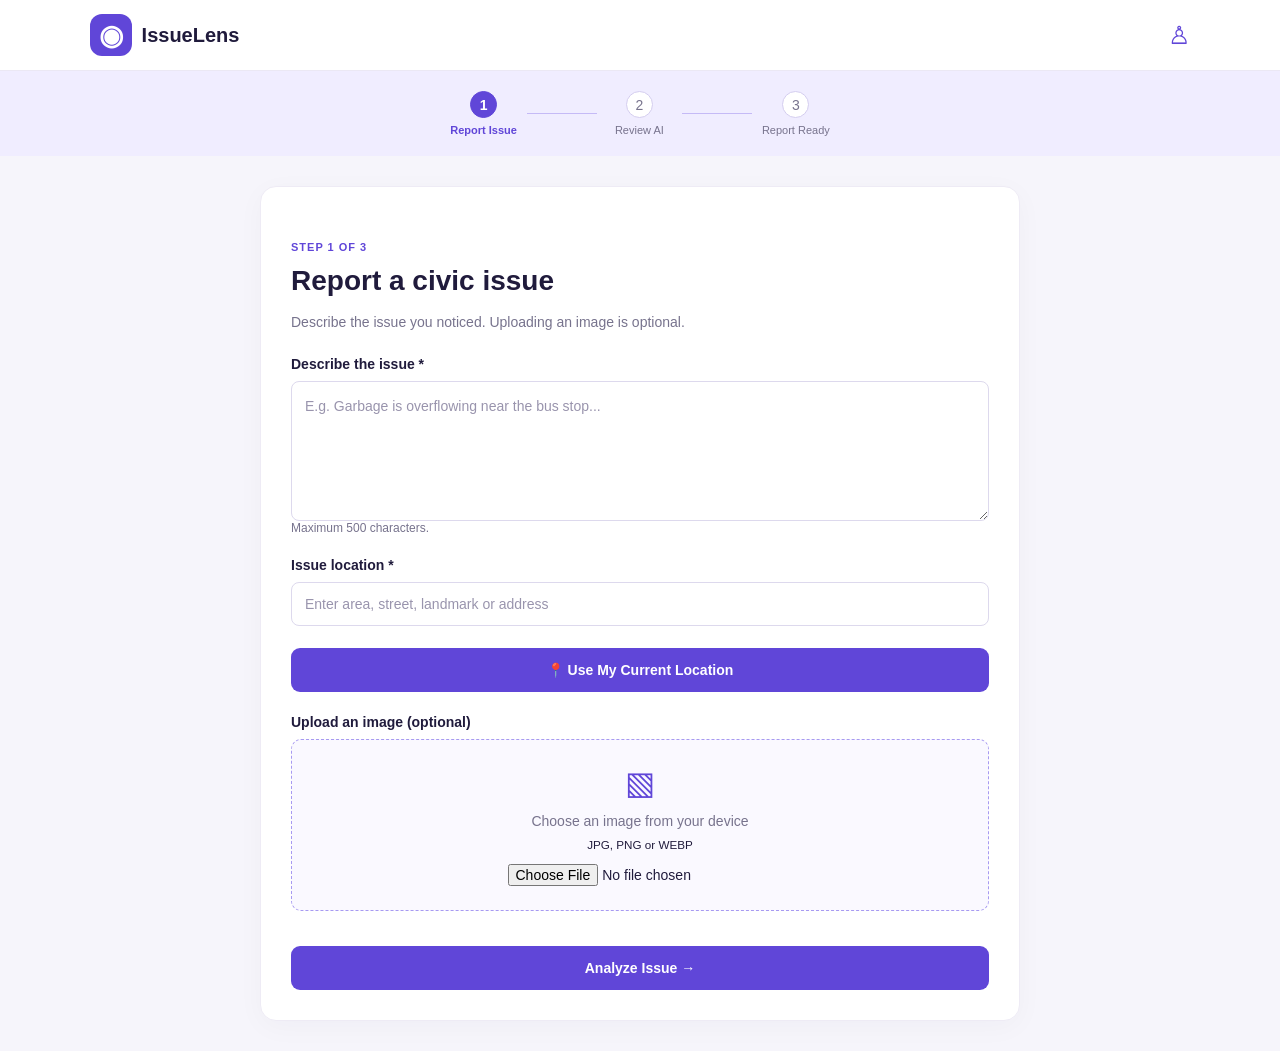
<file: frontend/index.html>
<!DOCTYPE html>
<html lang="en">
<head>
    <meta charset="UTF-8">
    <meta name="viewport" content="width=device-width, initial-scale=1.0">
    <title>IssueLens - Report an Issue</title>
    <link rel="stylesheet" href="style.css">
    <script src="script.js" defer></script>
</head>
<body>

<header class="site-header">
    <a href="index.html" class="brand">
        <span class="brand-icon">◉</span>
        <strong>IssueLens</strong>
    </a>
    <a href="login.html" class="profile-link">♙</a>
</header>

<div class="progress">
    <div class="progress-item active">
        <span>1</span><small>Report Issue</small>
    </div>
    <div class="progress-line"></div>
    <div class="progress-item">
        <span>2</span><small>Review AI</small>
    </div>
    <div class="progress-line"></div>
    <div class="progress-item">
        <span>3</span><small>Report Ready</small>
    </div>
</div>

<main class="container">
    <div class="step-label">STEP 1 OF 3</div>
    <h1>Report a civic issue</h1>
    <p>Describe the issue you noticed. Uploading an image is optional.</p>

    <form id="issueForm">

        <label for="description">Describe the issue *</label>
        <textarea id="description" rows="5"
            maxlength="500"
            placeholder="E.g. Garbage is overflowing near the bus stop..."
            required></textarea>
        <small class="helper">Maximum 500 characters.</small>

        <label for="location">Issue location *</label>
        <input type="text" id="location"
            placeholder="Enter area, street, landmark or address"
            required>
        <button type="button" id="currentLocationButton">
    📍 Use My Current Location
        </button>

        <p id="locationMessage" aria-live="polite"></p>

        <label for="photo">Upload an image (optional)</label>
        <div class="upload-box">
            <span class="upload-icon">▧</span>
            <p>Choose an image from your device</p>
            <small>JPG, PNG or WEBP</small>
            <input type="file" id="photo" accept="image/*">
        </div>

        <img id="preview" class="preview hidden"
             alt="Preview of selected issue">

        <p id="issueMessage" class="message"></p>

        <button type="submit">Analyze Issue →</button>
    </form>
</main>

</body>
</html>
</file>
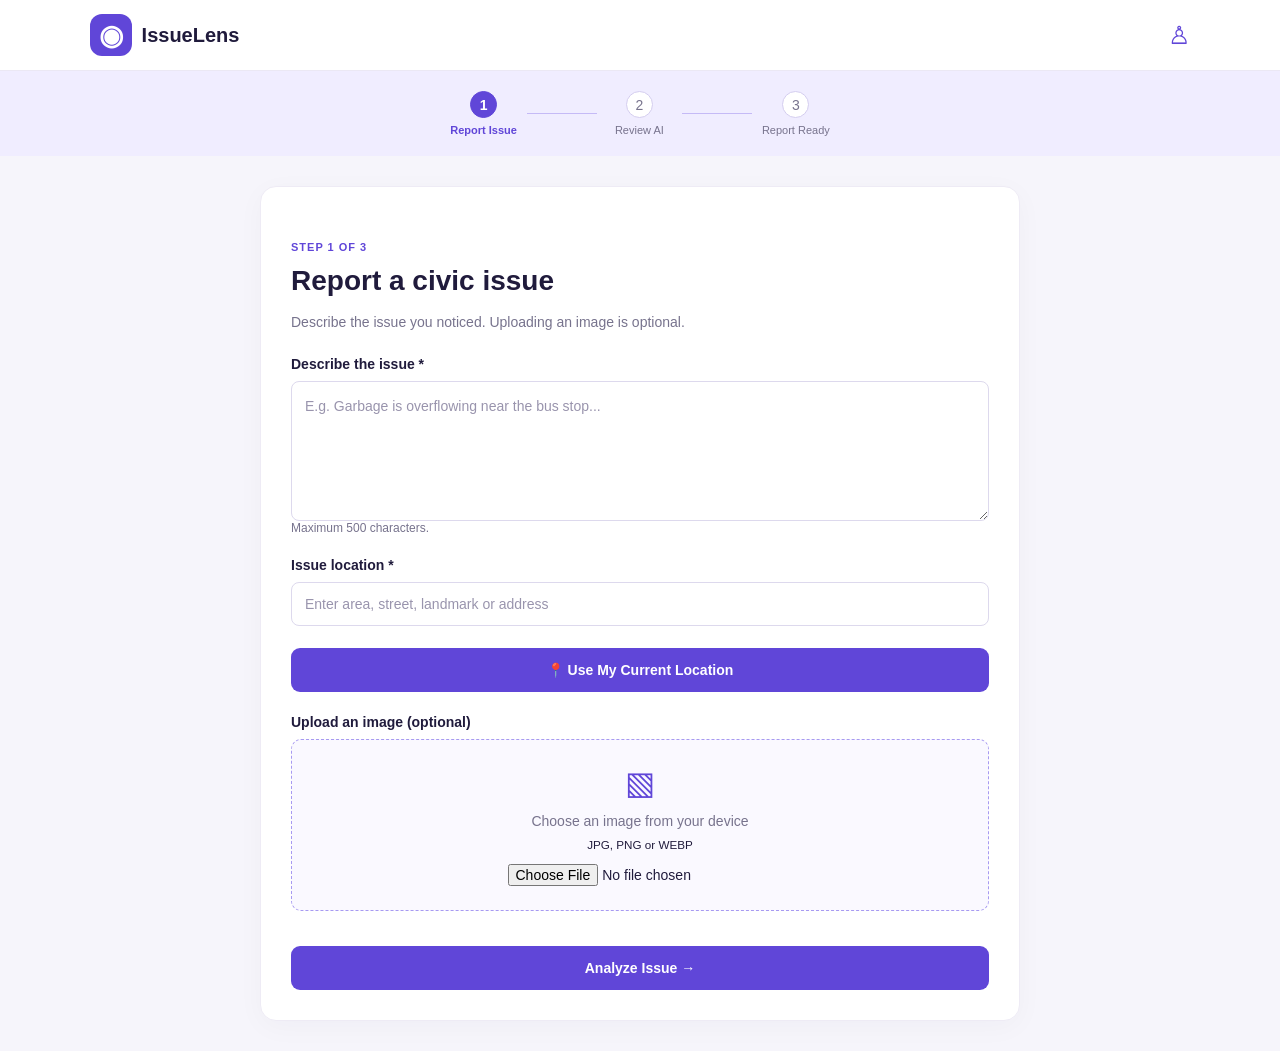
<file: frontend/analysis.html>
<!DOCTYPE html>
<html lang="en">
<head>
    <meta charset="UTF-8">
    <meta name="viewport" content="width=device-width, initial-scale=1.0">
    <title>IssueLens - AI Analysis</title>
    <link rel="stylesheet" href="style.css">
    <script src="script.js" defer></script>
</head>
<body>

<header class="site-header">
    <a href="index.html" class="brand">
        <span class="brand-icon">◉</span>
        <strong>IssueLens</strong>
    </a>
    <a href="login.html" class="profile-link">♙</a>
</header>

<div class="progress">
    <div class="progress-item completed">
        <span>✓</span><small>Report Issue</small>
    </div>
    <div class="progress-line"></div>
    <div class="progress-item active">
        <span>2</span><small>Review AI</small>
    </div>
    <div class="progress-line"></div>
    <div class="progress-item">
        <span>3</span><small>Report Ready</small>
    </div>
</div>

<main class="container">
    <a href="index.html" class="back-link">← Back</a>
    <div class="step-label">STEP 2 OF 3</div>

    <section id="loadingState" class="loading-state">
        <div class="spinner"></div>
        <h2>Preparing your report...</h2>
        <p>Loading the issue details and preparing a sample complaint.</p>
    </section>

    <section id="analysisContent" class="hidden">
        <h1>Review AI Analysis</h1>
        <p>Check the issue details and complaint draft.</p>

        <img id="analysisImage" class="preview hidden"
             alt="Uploaded civic issue">

        
           
<div class="result-card">
    <span class="result-label">AI-IDENTIFIED ISSUE</span>
    <h2 id="issueType">Civic issue</h2>
</div>

<div class="analysis-grid">

    <div class="analysis-card location-card">
        <span class="field-label">📍 LOCATION</span>
        <p id="issueLocation">Not available</p>
    </div>

    <div class="analysis-card priority-card">
        <span class="field-label">⚠️ PRIORITY</span>
        <p id="issuePriority">Not available</p>
    </div>

    <div class="analysis-card">
        <span class="field-label">🔍 REASON</span>
        <p id="issueReason">Not available</p>
    </div>

    <div class="analysis-card">
        <span class="field-label">🏢 SUGGESTED DEPARTMENT</span>
        <p id="issueDepartment">Not available</p>
    </div>

    <div class="analysis-card action-card">
        <span class="field-label">✅ RECOMMENDED ACTION</span>
        <p id="issueAction">Not available</p>
    </div>

</div>

        

        <label for="complaintPreview">Generated complaint preview</label>
        <textarea id="complaintPreview" rows="7"></textarea>

        <p class="demo-note">
            Demo mode: this is a sample suggestion, not a real AI diagnosis.
            Please verify the details.
        </p>

        <div class="button-row">
            <button type="button" class="secondary"
                    onclick="window.location.href='index.html'">
                ← Go Back
            </button>
            <button type="button" id="reviewButton">
                Review Report →
            </button>
        </div>
    </section>
</main>

</body>
</html>
</file>
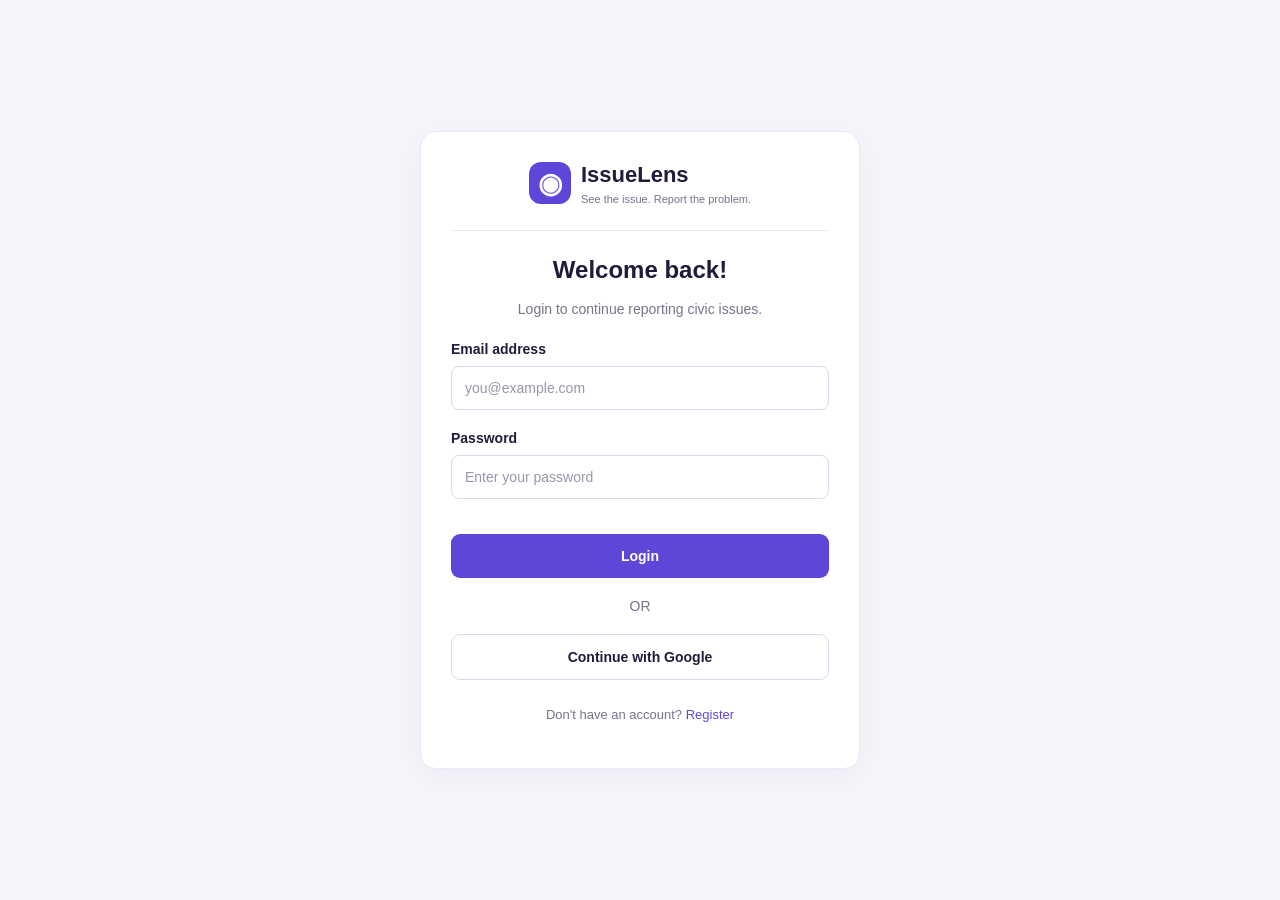
<file: frontend/login.html>
<!DOCTYPE html>
<html lang="en">
<head>
    <meta charset="UTF-8">
    <meta name="viewport" content="width=device-width, initial-scale=1.0">
    <title>IssueLens - Login</title>
    <link rel="stylesheet" href="style.css">
    <script src="script.js" defer></script>
</head>
<body class="auth-body">

    <main class="auth-card">
        <a href="login.html" class="brand">
            <span class="brand-icon">◉</span>
            <span>
                <strong>IssueLens</strong>
                <small>See the issue. Report the problem.</small>
            </span>
        </a>

        <div class="auth-divider"></div>

        <h1>Welcome back!</h1>
        <p class="subtitle">Login to continue reporting civic issues.</p>

        <form id="loginForm">
            <label for="loginEmail">Email address</label>
            <input type="email" id="loginEmail"
                   placeholder="you@example.com" required>

            <label for="loginPassword">Password</label>
            <input type="password" id="loginPassword"
                   placeholder="Enter your password" required>

            <p id="loginMessage" class="message"></p>

            <button type="submit">Login</button>
        </form>

        <div class="or-divider">OR</div>

        <button type="button" class="google-button"
                id="googleButton">
            Continue with Google
        </button>

        <p class="auth-footer">
            Don't have an account?
            <a href="register.html">Register</a>
        </p>
    </main>

</body>
</html>
</file>
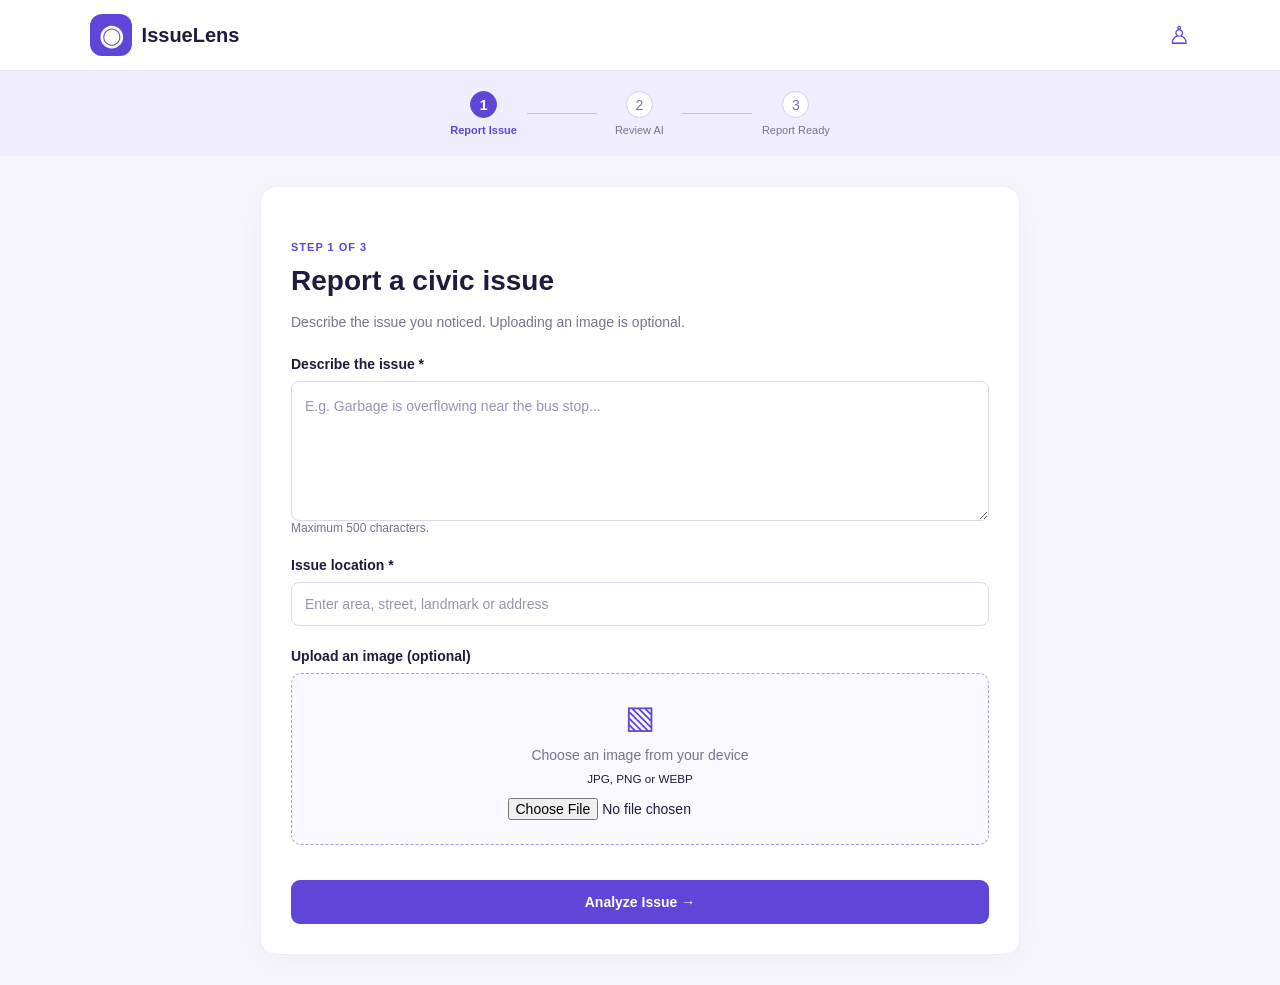
<file: frontend/register.html>
<!DOCTYPE html>
<html lang="en">
<head>
    <meta charset="UTF-8">
    <meta name="viewport" content="width=device-width, initial-scale=1.0">
    <title>IssueLens - Report an Issue</title>
    <link rel="stylesheet" href="style.css">
    <script src="script.js" defer></script>
</head>
<body>

<header class="site-header">
    <a href="index.html" class="brand">
        <span class="brand-icon">◉</span>
        <strong>IssueLens</strong>
    </a>
    <a href="login.html" class="profile-link">♙</a>
</header>

<div class="progress">
    <div class="progress-item active">
        <span>1</span><small>Report Issue</small>
    </div>
    <div class="progress-line"></div>
    <div class="progress-item">
        <span>2</span><small>Review AI</small>
    </div>
    <div class="progress-line"></div>
    <div class="progress-item">
        <span>3</span><small>Report Ready</small>
    </div>
</div>

<main class="container">
    <div class="step-label">STEP 1 OF 3</div>
    <h1>Report a civic issue</h1>
    <p>Describe the issue you noticed. Uploading an image is optional.</p>

    <form id="issueForm">

        <label for="description">Describe the issue *</label>
        <textarea id="description" rows="5"
            maxlength="500"
            placeholder="E.g. Garbage is overflowing near the bus stop..."
            required></textarea>
        <small class="helper">Maximum 500 characters.</small>

        <label for="location">Issue location *</label>
        <input type="text" id="location"
            placeholder="Enter area, street, landmark or address"
            required>

        <label for="photo">Upload an image (optional)</label>
        <div class="upload-box">
            <span class="upload-icon">▧</span>
            <p>Choose an image from your device</p>
            <small>JPG, PNG or WEBP</small>
            <input type="file" id="photo" accept="image/*">
        </div>

        <img id="preview" class="preview hidden"
             alt="Preview of selected issue">

        <p id="issueMessage" class="message"></p>

        <button type="submit">Analyze Issue →</button>
    </form>
</main>

</body>
</html>
</file>
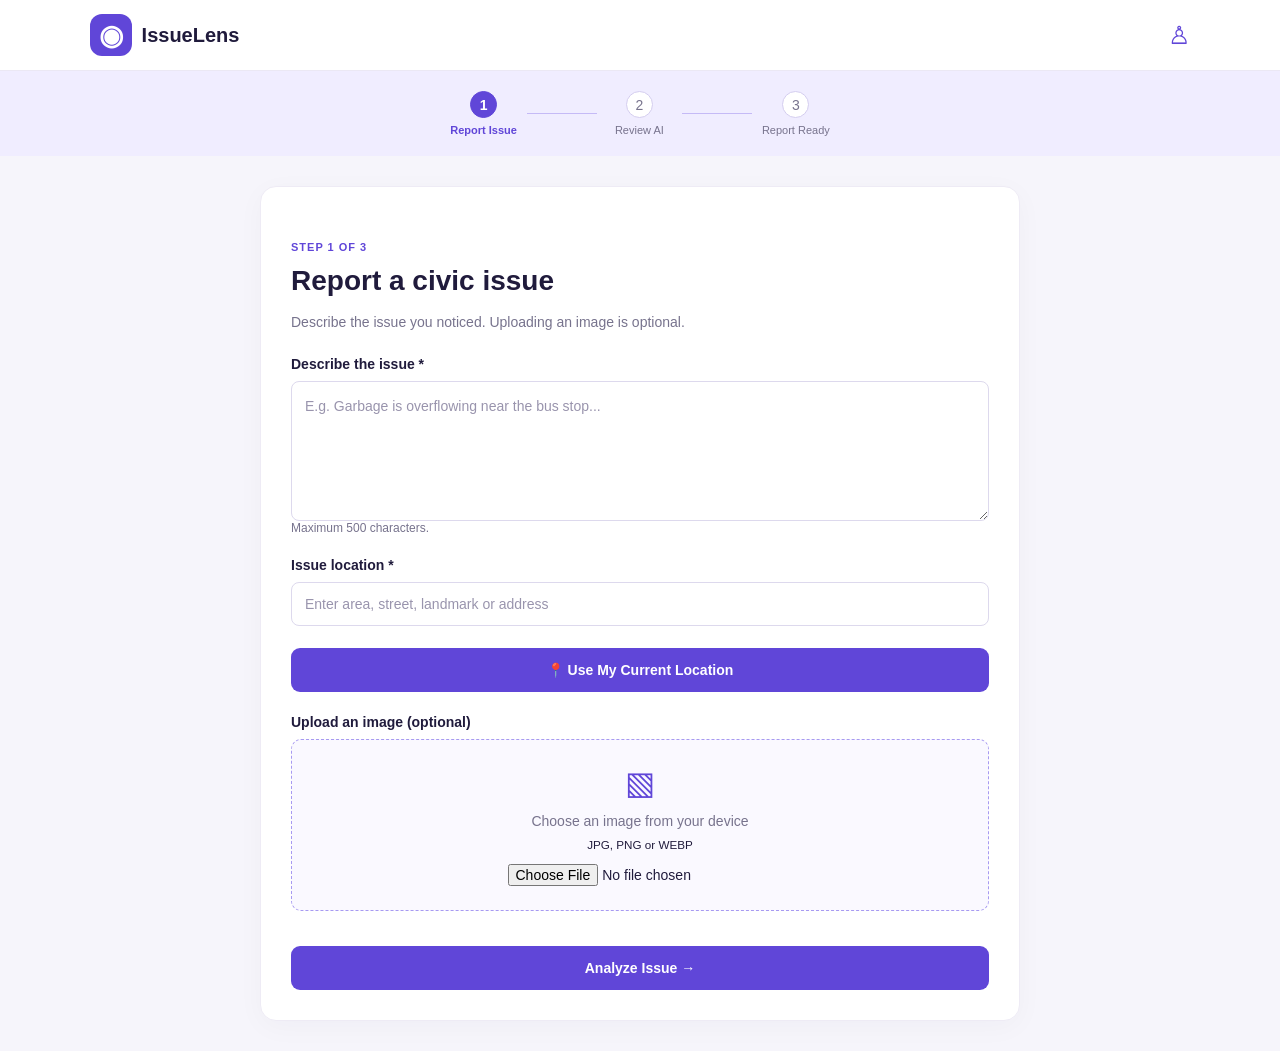
<file: frontend/report.html>
<!DOCTYPE html>
<html lang="en">
<head>
    <meta charset="UTF-8">
    <meta name="viewport" content="width=device-width, initial-scale=1.0">
    <title>IssueLens - Report Ready</title>
    <link rel="stylesheet" href="style.css">
    <script src="script.js" defer></script>
</head>
<body>

<header class="site-header">
    <a href="index.html" class="brand">
        <span class="brand-icon">◉</span>
        <strong>IssueLens</strong>
    </a>
    <a href="login.html" class="profile-link">♙</a>
</header>

<div class="progress">
    <div class="progress-item completed">
        <span>✓</span><small>Report Issue</small>
    </div>
    <div class="progress-line"></div>
    <div class="progress-item completed">
        <span>✓</span><small>Review AI</small>
    </div>
    <div class="progress-line"></div>
    <div class="progress-item active">
        <span>3</span><small>Report Ready</small>
    </div>
</div>

<main class="container">
    <div class="success-icon">✓</div>
    <h1>Your report is ready!</h1>
    <p>Review and edit your complaint before submitting it.</p>

    <label for="reportTitle">Complaint title *</label>
    <input type="text" id="reportTitle" required>

    <label for="finalComplaint">Complaint description *</label>
    <textarea id="finalComplaint" rows="8" required></textarea>

    <button type="button" id="copyButton">▢ Copy Complaint</button>
    <p id="copyMessage" class="message"></p>

    <section class="result-card">
        <h2>Where to report?</h2>
        <p id="reportLocation"></p>
        <p>Find the appropriate municipal corporation or official civic
           grievance channel for this location.</p>
        <a href="https://pgportal.gov.in/"
           target="_blank" rel="noopener noreferrer">
            Visit CPGRAMS portal ↗
        </a>
        <p class="helper">
            Verify that this portal accepts your type of complaint.
            Local municipal issues may require a different channel.
        </p>
    </section>

    <button type="button" class="secondary"
            id="newReportButton">＋ Start New Report</button>
</main>

</body>
</html>
</file>
<file: frontend/style.css>
* {
    box-sizing: border-box;
}

:root {
    --purple: #6046d8;
    --purple-dark: #4d35bd;
    --purple-light: #f1efff;
    --background: #f6f5fb;
    --text: #201b3c;
    --muted: #77738d;
    --border: #ddd9ed;
    --green: #158568;
}

body {
    margin: 0;
    background: var(--background);
    color: var(--text);
    font-family: Arial, sans-serif;
    font-size: 14px;
}

a {
    color: var(--purple);
    text-decoration: none;
}

button, input, textarea {
    font: inherit;
}

button {
    border: none;
    border-radius: 9px;
    padding: 14px;
    background: var(--purple);
    color: white;
    font-weight: bold;
    cursor: pointer;
    transition: background 0.2s;
}

button:hover {
    background: var(--purple-dark);
}

button:focus-visible, a:focus-visible {
    outline: 3px solid #b7aaff;
    outline-offset: 3px;
}

.secondary {
    background: white;
    color: var(--purple);
    border: 1px solid var(--purple);
}

.secondary:hover {
    background: var(--purple-light);
}

.site-header {
    background: white;
    min-height: 68px;
    padding: 14px 7%;
    display: flex;
    align-items: center;
    justify-content: space-between;
    border-bottom: 1px solid #ebe8f4;
}

.brand {
    display: flex;
    align-items: center;
    gap: 10px;
    color: var(--text);
    font-size: 20px;
}

.brand-icon {
    display: inline-flex;
    align-items: center;
    justify-content: center;
    width: 42px;
    height: 42px;
    border-radius: 12px;
    background: var(--purple);
    color: white;
    font-size: 28px;
    font-weight: bold;
}

.profile-link {
    font-size: 25px;
}

.container {
    max-width: 760px;
    margin: 30px auto;
    padding: 30px;
    background: white;
    border: 1px solid #eeebf5;
    border-radius: 16px;
    box-shadow: 0 6px 28px #29204a08;
}

h1 {
    font-size: 28px;
    margin: 12px 0;
}

h2 {
    font-size: 19px;
}

p {
    color: var(--muted);
    line-height: 1.65;
}

.step-label {
    margin-top: 24px;
    color: var(--purple);
    font-size: 11px;
    font-weight: bold;
    letter-spacing: 1px;
}

label {
    display: block;
    margin: 22px 0 9px;
    font-weight: bold;
}

input:not([type="file"]),
textarea {
    display: block;
    width: 100%;
    padding: 13px;
    border: 1px solid var(--border);
    border-radius: 8px;
    background: white;
    color: var(--text);
}

textarea {
    resize: vertical;
    line-height: 1.6;
}

input:focus, textarea:focus {
    outline: 2px solid #c9bdff;
    border-color: var(--purple);
}

input::placeholder, textarea::placeholder {
    color: #9994ad;
}

form > button, #copyButton {
    width: 100%;
    margin-top: 22px;
}

.helper, .demo-note {
    display: block;
    font-size: 12px;
    color: var(--muted);
}

.upload-box {
    padding: 24px 14px;
    border: 1px dashed #a79af1;
    border-radius: 10px;
    background: #faf9ff;
    text-align: center;
}

.upload-box p {
    margin: 8px 0 3px;
}

.upload-icon {
    font-size: 32px;
    color: var(--purple);
}

.upload-box input {
    display: block;
    max-width: 100%;
    margin: 12px auto 0;
}

.preview {
    display: block;
    width: 100%;
    max-height: 320px;
    object-fit: contain;
    margin: 18px 0;
    border-radius: 10px;
    background: #f1eff8;
}

.hidden {
    display: none !important;
}

.progress {
    display: flex;
    align-items: center;
    justify-content: center;
    gap: 10px;
    padding: 20px 12px;
    background: #f0edff;
}

.progress-item {
    display: flex;
    align-items: center;
    flex-direction: column;
    gap: 6px;
    min-width: 65px;
    color: var(--muted);
}

.progress-item span {
    width: 27px;
    height: 27px;
    display: flex;
    align-items: center;
    justify-content: center;
    border: 1px solid #d4cdef;
    border-radius: 50%;
    background: white;
}

.progress-item small {
    font-size: 11px;
}

.progress-item.active {
    color: var(--purple);
    font-weight: bold;
}

.progress-item.active span,
.progress-item.completed span {
    background: var(--purple);
    border-color: var(--purple);
    color: white;
}

.progress-line {
    height: 1px;
    width: 70px;
    background: #c5baf6;
}

.back-link {
    display: inline-block;
    margin-bottom: 12px;
}

.result-card {
    margin: 22px 0;
    padding: 20px;
    border: 1px solid #e3def7;
    border-radius: 12px;
    background: #f7f5ff;
}

.result-card h2 {
    margin-top: 8px;
}

.result-label {
    font-size: 11px;
    font-weight: bold;
    color: var(--purple);
    letter-spacing: 0.6px;
}

.button-row {
    display: flex;
    gap: 12px;
}

.button-row button {
    flex: 1;
    margin-top: 20px;
}

.loading-state {
    text-align: center;
    padding: 65px 15px;
}

.spinner {
    width: 48px;
    height: 48px;
    margin: auto;
    border: 4px solid #e5dfff;
    border-top-color: var(--purple);
    border-radius: 50%;
    animation: spin 0.8s linear infinite;
}

@keyframes spin {
    to {
        transform: rotate(360deg);
    }
}

.success-icon {
    display: flex;
    align-items: center;
    justify-content: center;
    width: 54px;
    height: 54px;
    border-radius: 50%;
    background: #d9f7e9;
    color: var(--green);
    font-size: 30px;
    margin: 10px 0 18px;
}

.message {
    font-size: 13px;
    margin-bottom: 0;
}

.auth-body {
    min-height: 100vh;
    display: flex;
    justify-content: center;
    align-items: center;
    padding: 25px 14px;
}

.auth-card {
    width: 100%;
    max-width: 440px;
    padding: 30px;
    background: white;
    border: 1px solid #ece8f5;
    border-radius: 16px;
    box-shadow: 0 8px 32px #29204a0c;
}

.auth-card .brand {
    justify-content: center;
}

.auth-card .brand strong {
    display: block;
    font-size: 22px;
}

.auth-card .brand small {
    display: block;
    margin-top: 5px;
    font-size: 11px;
    font-weight: normal;
    color: var(--muted);
}

.auth-divider {
    height: 1px;
    background: #e8e4f0;
    margin: 25px 0;
}

.auth-card h1, .auth-card > .subtitle {
    text-align: center;
}

.auth-card h1 {
    font-size: 24px;
}

.auth-card label {
    margin-top: 20px;
}

.or-divider {
    margin: 20px 0;
    text-align: center;
    color: var(--muted);
}

.google-button {
    width: 100%;
    background: white;
    color: var(--text);
    border: 1px solid var(--border);
}

.google-button:hover {
    background: var(--purple-light);
}

.auth-footer {
    text-align: center;
    margin-top: 24px;
    font-size: 13px;
}

@media (max-width: 600px) {
    .site-header {
        padding: 12px 16px;
    }

    .container {
        margin: 16px 10px;
        padding: 22px 17px;
    }

    h1 {
        font-size: 24px;
    }

    .progress {
        gap: 4px;
    }

    .progress-line {
        width: 25px;
    }

    .progress-item {
        min-width: 62px;
    }

    .button-row {
        flex-direction: column;
        gap: 0;
    }

    .auth-card {
        padding: 23px 19px;
    }
}

/* AI Analysis Results */
.analysis-grid {
    display: grid;
    grid-template-columns: repeat(2, minmax(0, 1fr));
    gap: 16px;
    margin: 22px 0;
}

.analysis-card {
    background: #ffffff;
    border: 1px solid #e2e8f0;
    border-radius: 12px;
    padding: 18px;
    min-width: 0;
}

.field-label {
    display: block;
    font-size: 12px;
    font-weight: 700;
    letter-spacing: 0.6px;
    color: #64748b;
    margin-bottom: 10px;
}

.analysis-card p {
    margin: 0;
    color: #1e293b;
    line-height: 1.6;
    overflow-wrap: anywhere;
}

.location-card {
    background: #eff6ff;
    border-color: #bfdbfe;
}

.location-card .field-label,
.location-card p {
    color: #1d4ed8;
}

.priority-card {
    background: #fff7ed;
    border-color: #fed7aa;
}

.priority-card .field-label,
.priority-card p {
    color: #c2410c;
    font-weight: 600;
}

.action-card {
    grid-column: 1 / -1;
    background: #f0fdf4;
    border-color: #bbf7d0;
}

.action-card .field-label {
    color: #15803d;
}

@media (max-width: 600px) {
    .analysis-grid {
        grid-template-columns: 1fr;
    }

    .action-card {
        grid-column: auto;
    }
}
</file>
